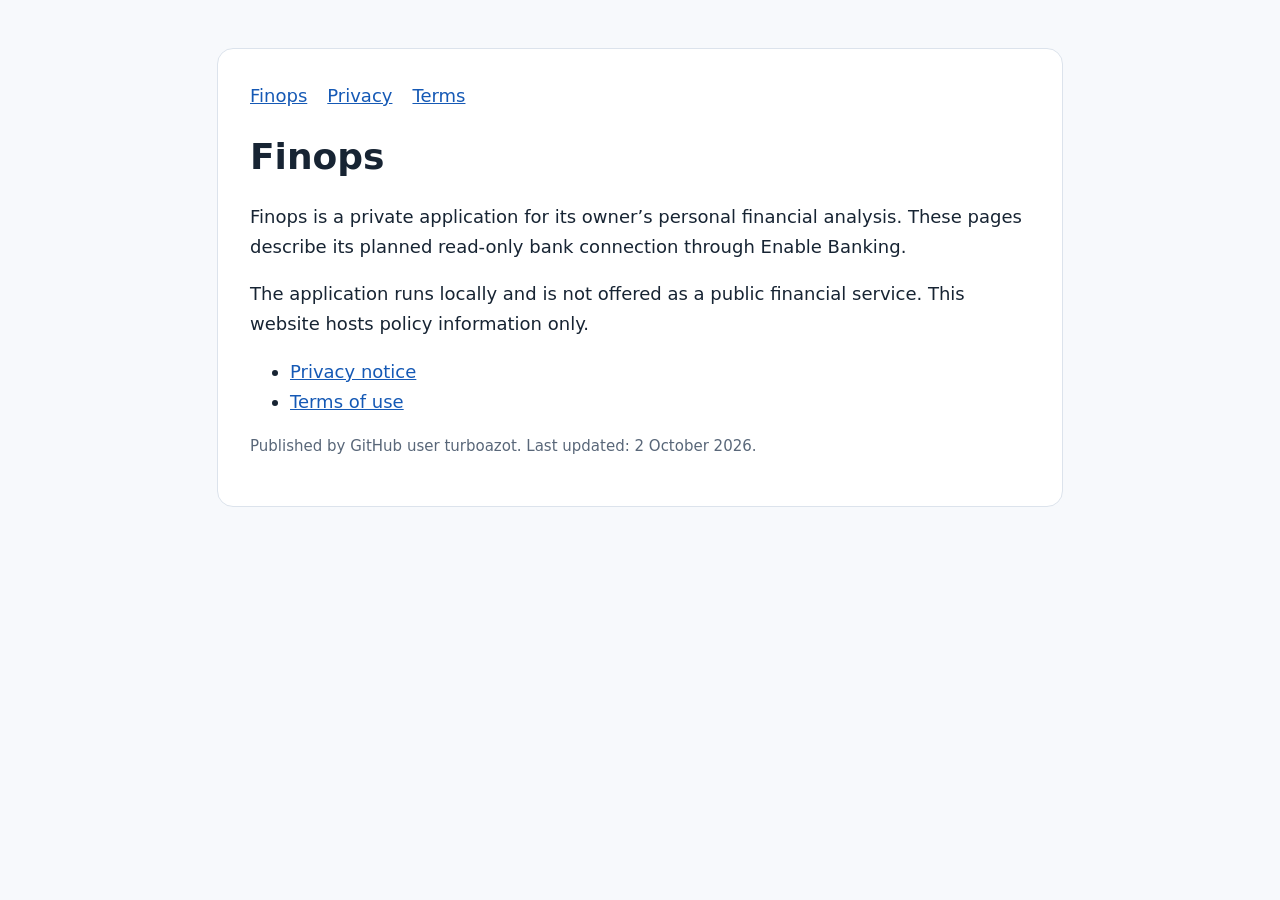
<file: index.html>
<!doctype html>
<html lang="en"><head><meta charset="utf-8"><meta name="viewport" content="width=device-width, initial-scale=1"><title>Finops — Finops</title><link rel="stylesheet" href="style.css"></head><body><main><nav aria-label="Main navigation"><a href="./">Finops</a><a href="privacy.html">Privacy</a><a href="terms.html">Terms</a></nav><h1>Finops</h1><p>Finops is a private application for its owner’s personal financial analysis. These pages describe its planned read-only bank connection through Enable Banking.</p><p>The application runs locally and is not offered as a public financial service. This website hosts policy information only.</p><ul><li><a href="privacy.html">Privacy notice</a></li><li><a href="terms.html">Terms of use</a></li></ul><p class="meta">Published by GitHub user turboazot. Last updated: 2 October 2026.</p></main></body></html>
</file>
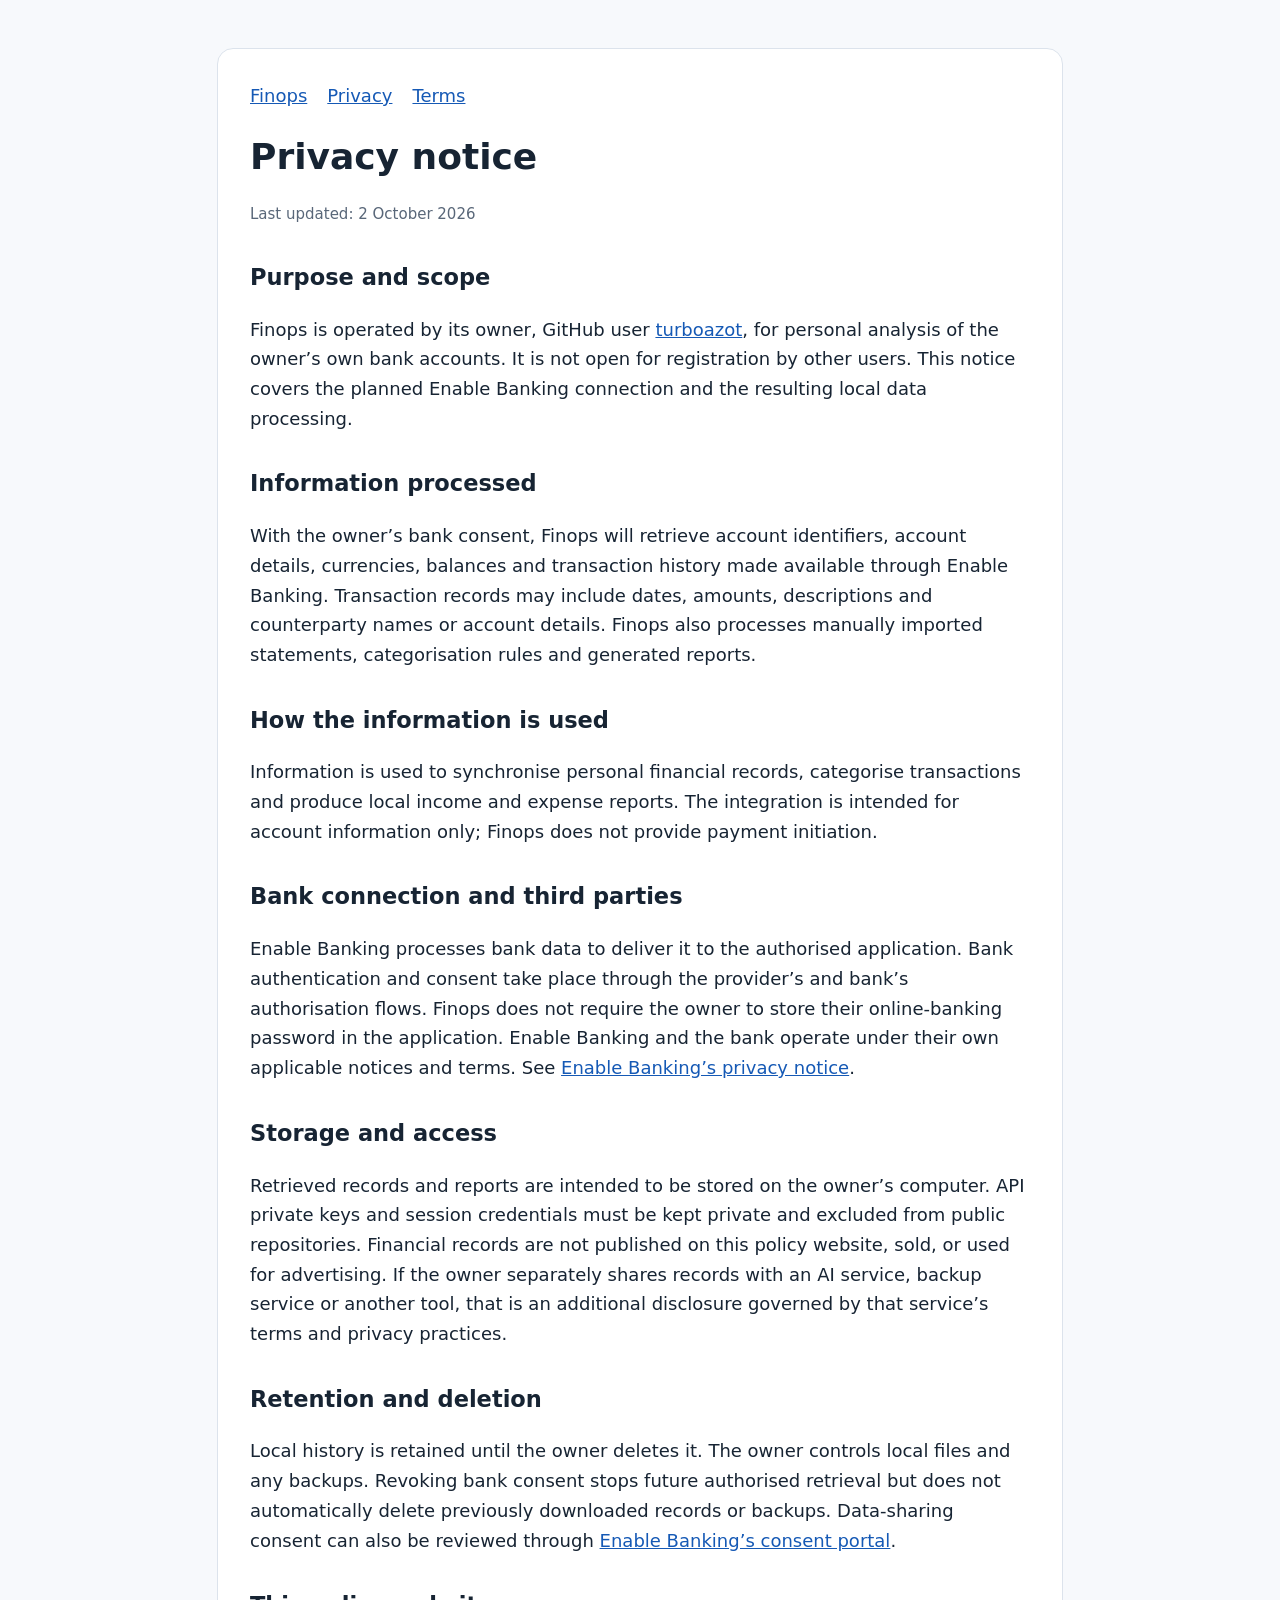
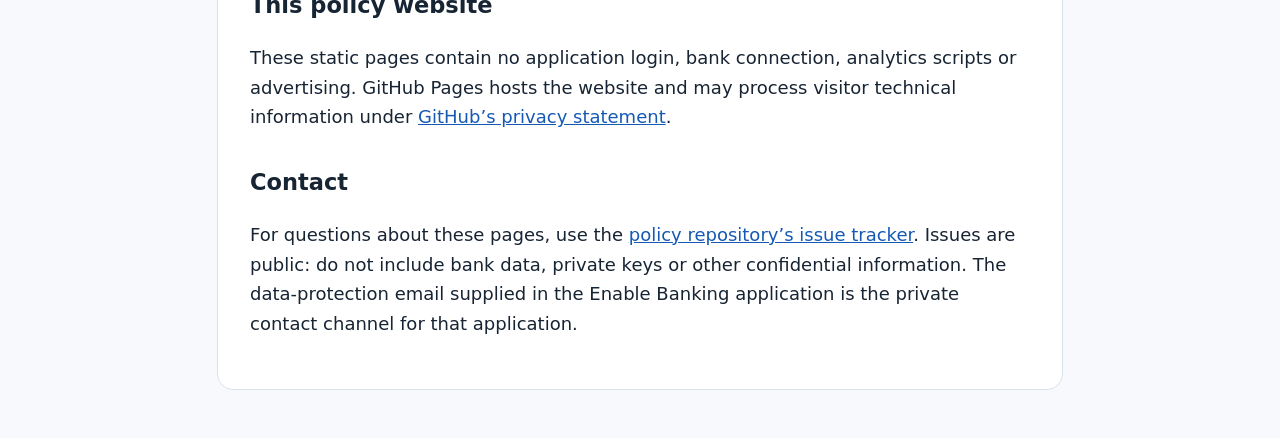
<file: privacy.html>
<!doctype html>
<html lang="en"><head><meta charset="utf-8"><meta name="viewport" content="width=device-width, initial-scale=1"><title>Privacy notice — Finops</title><link rel="stylesheet" href="style.css"></head><body><main><nav aria-label="Main navigation"><a href="./">Finops</a><a href="privacy.html">Privacy</a><a href="terms.html">Terms</a></nav><h1>Privacy notice</h1><p class="meta">Last updated: 2 October 2026</p>
<h2>Purpose and scope</h2><p>Finops is operated by its owner, GitHub user <a href="https://github.com/turboazot">turboazot</a>, for personal analysis of the owner’s own bank accounts. It is not open for registration by other users. This notice covers the planned Enable Banking connection and the resulting local data processing.</p>
<h2>Information processed</h2><p>With the owner’s bank consent, Finops will retrieve account identifiers, account details, currencies, balances and transaction history made available through Enable Banking. Transaction records may include dates, amounts, descriptions and counterparty names or account details. Finops also processes manually imported statements, categorisation rules and generated reports.</p>
<h2>How the information is used</h2><p>Information is used to synchronise personal financial records, categorise transactions and produce local income and expense reports. The integration is intended for account information only; Finops does not provide payment initiation.</p>
<h2>Bank connection and third parties</h2><p>Enable Banking processes bank data to deliver it to the authorised application. Bank authentication and consent take place through the provider’s and bank’s authorisation flows. Finops does not require the owner to store their online-banking password in the application. Enable Banking and the bank operate under their own applicable notices and terms. See <a href="https://enablebanking.com/privacy/">Enable Banking’s privacy notice</a>.</p>
<h2>Storage and access</h2><p>Retrieved records and reports are intended to be stored on the owner’s computer. API private keys and session credentials must be kept private and excluded from public repositories. Financial records are not published on this policy website, sold, or used for advertising. If the owner separately shares records with an AI service, backup service or another tool, that is an additional disclosure governed by that service’s terms and privacy practices.</p>
<h2>Retention and deletion</h2><p>Local history is retained until the owner deletes it. The owner controls local files and any backups. Revoking bank consent stops future authorised retrieval but does not automatically delete previously downloaded records or backups. Data-sharing consent can also be reviewed through <a href="https://enablebanking.com/data-sharing-consents/">Enable Banking’s consent portal</a>.</p>
<h2>This policy website</h2><p>These static pages contain no application login, bank connection, analytics scripts or advertising. GitHub Pages hosts the website and may process visitor technical information under <a href="https://docs.github.com/en/site-policy/privacy-policies/github-general-privacy-statement">GitHub’s privacy statement</a>.</p>
<h2>Contact</h2><p>For questions about these pages, use the <a href="https://github.com/turboazot/finops-policies/issues">policy repository’s issue tracker</a>. Issues are public: do not include bank data, private keys or other confidential information. The data-protection email supplied in the Enable Banking application is the private contact channel for that application.</p></main></body></html>
</file>
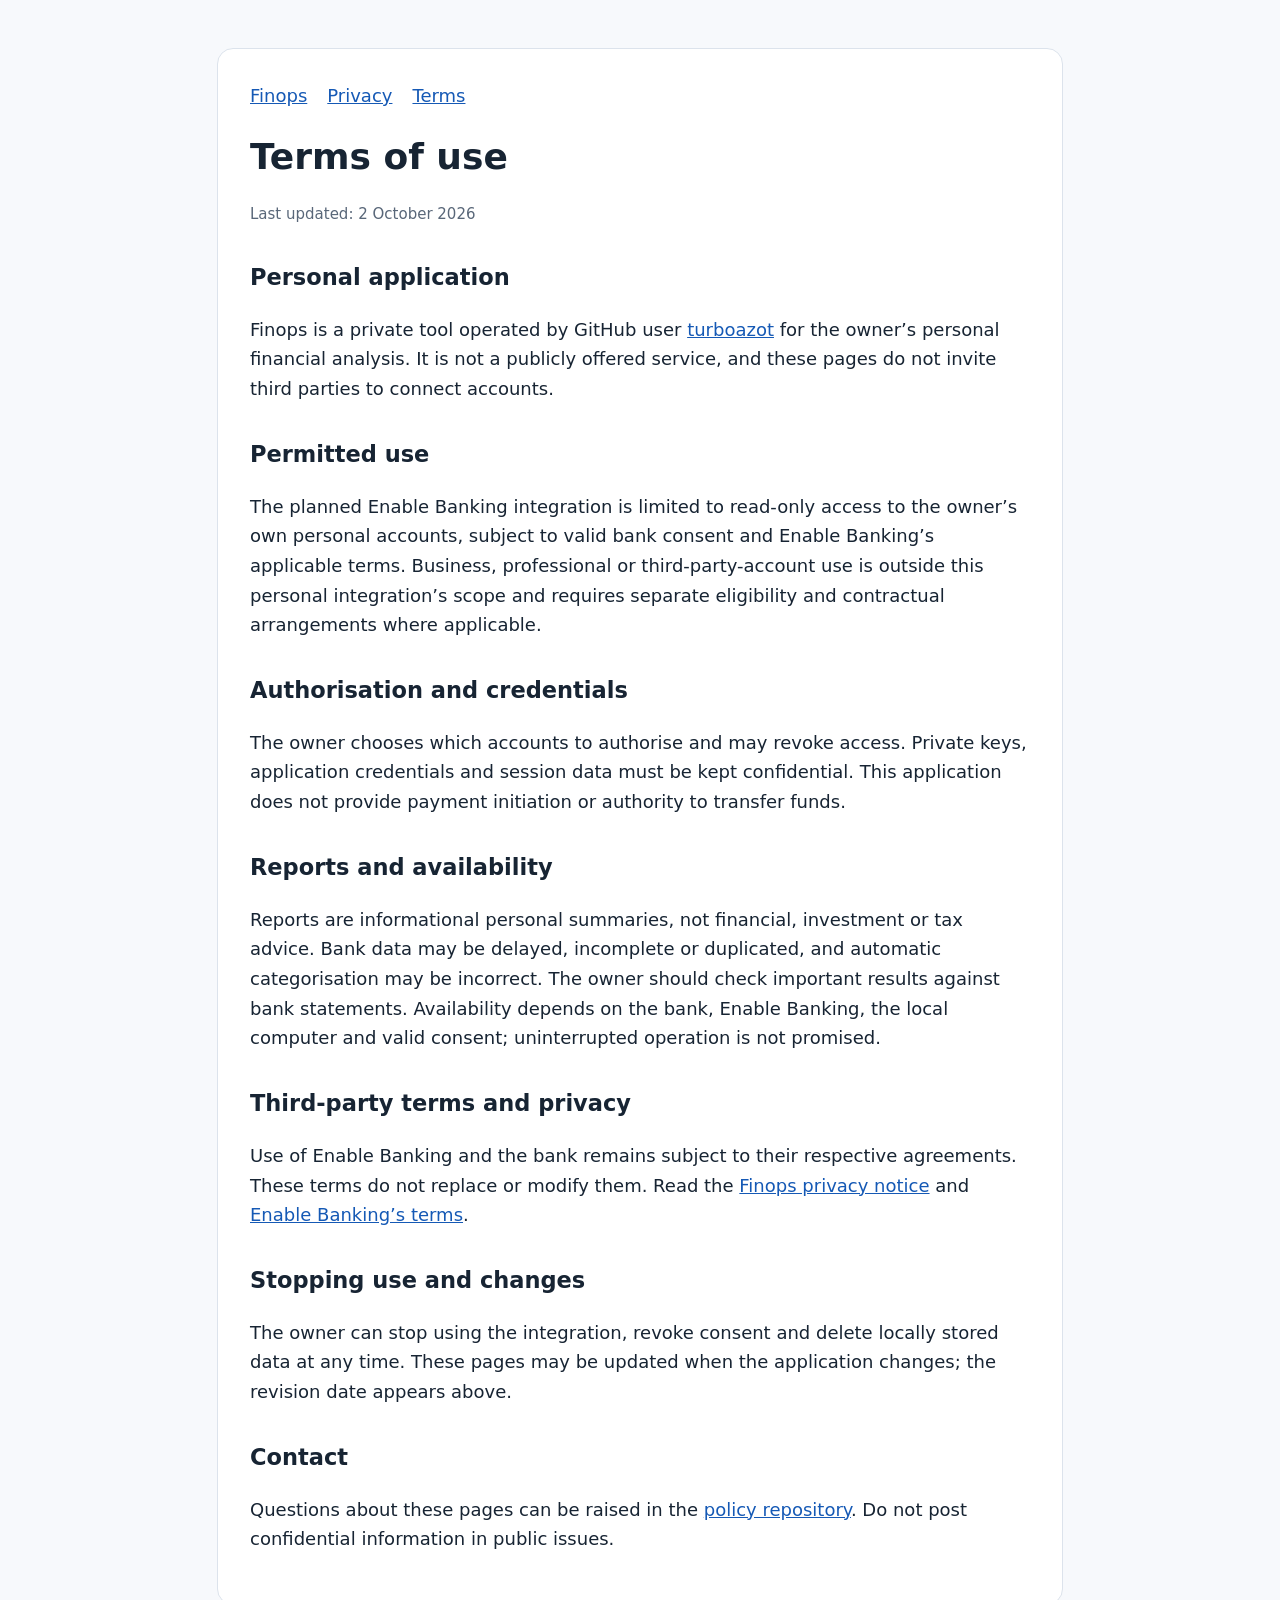
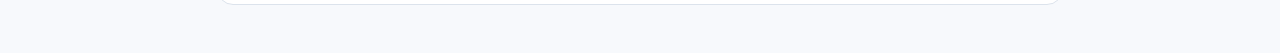
<file: terms.html>
<!doctype html>
<html lang="en"><head><meta charset="utf-8"><meta name="viewport" content="width=device-width, initial-scale=1"><title>Terms of use — Finops</title><link rel="stylesheet" href="style.css"></head><body><main><nav aria-label="Main navigation"><a href="./">Finops</a><a href="privacy.html">Privacy</a><a href="terms.html">Terms</a></nav><h1>Terms of use</h1><p class="meta">Last updated: 2 October 2026</p>
<h2>Personal application</h2><p>Finops is a private tool operated by GitHub user <a href="https://github.com/turboazot">turboazot</a> for the owner’s personal financial analysis. It is not a publicly offered service, and these pages do not invite third parties to connect accounts.</p>
<h2>Permitted use</h2><p>The planned Enable Banking integration is limited to read-only access to the owner’s own personal accounts, subject to valid bank consent and Enable Banking’s applicable terms. Business, professional or third-party-account use is outside this personal integration’s scope and requires separate eligibility and contractual arrangements where applicable.</p>
<h2>Authorisation and credentials</h2><p>The owner chooses which accounts to authorise and may revoke access. Private keys, application credentials and session data must be kept confidential. This application does not provide payment initiation or authority to transfer funds.</p>
<h2>Reports and availability</h2><p>Reports are informational personal summaries, not financial, investment or tax advice. Bank data may be delayed, incomplete or duplicated, and automatic categorisation may be incorrect. The owner should check important results against bank statements. Availability depends on the bank, Enable Banking, the local computer and valid consent; uninterrupted operation is not promised.</p>
<h2>Third-party terms and privacy</h2><p>Use of Enable Banking and the bank remains subject to their respective agreements. These terms do not replace or modify them. Read the <a href="privacy.html">Finops privacy notice</a> and <a href="https://enablebanking.com/terms/">Enable Banking’s terms</a>.</p>
<h2>Stopping use and changes</h2><p>The owner can stop using the integration, revoke consent and delete locally stored data at any time. These pages may be updated when the application changes; the revision date appears above.</p>
<h2>Contact</h2><p>Questions about these pages can be raised in the <a href="https://github.com/turboazot/finops-policies/issues">policy repository</a>. Do not post confidential information in public issues.</p></main></body></html>
</file>
<file: style.css>
body{font:18px/1.65 system-ui,sans-serif;color:#172433;background:#f7f9fc;margin:0}main{max-width:780px;margin:48px auto;padding:32px;background:white;border:1px solid #dce3ec;border-radius:16px}nav{display:flex;gap:20px;flex-wrap:wrap}a{color:#1559b5}h1{line-height:1.2}h2{font-size:1.25em;margin-top:32px}.meta{color:#596779;font-size:15px}@media(max-width:650px){main{margin:12px;padding:22px}}
</file>
